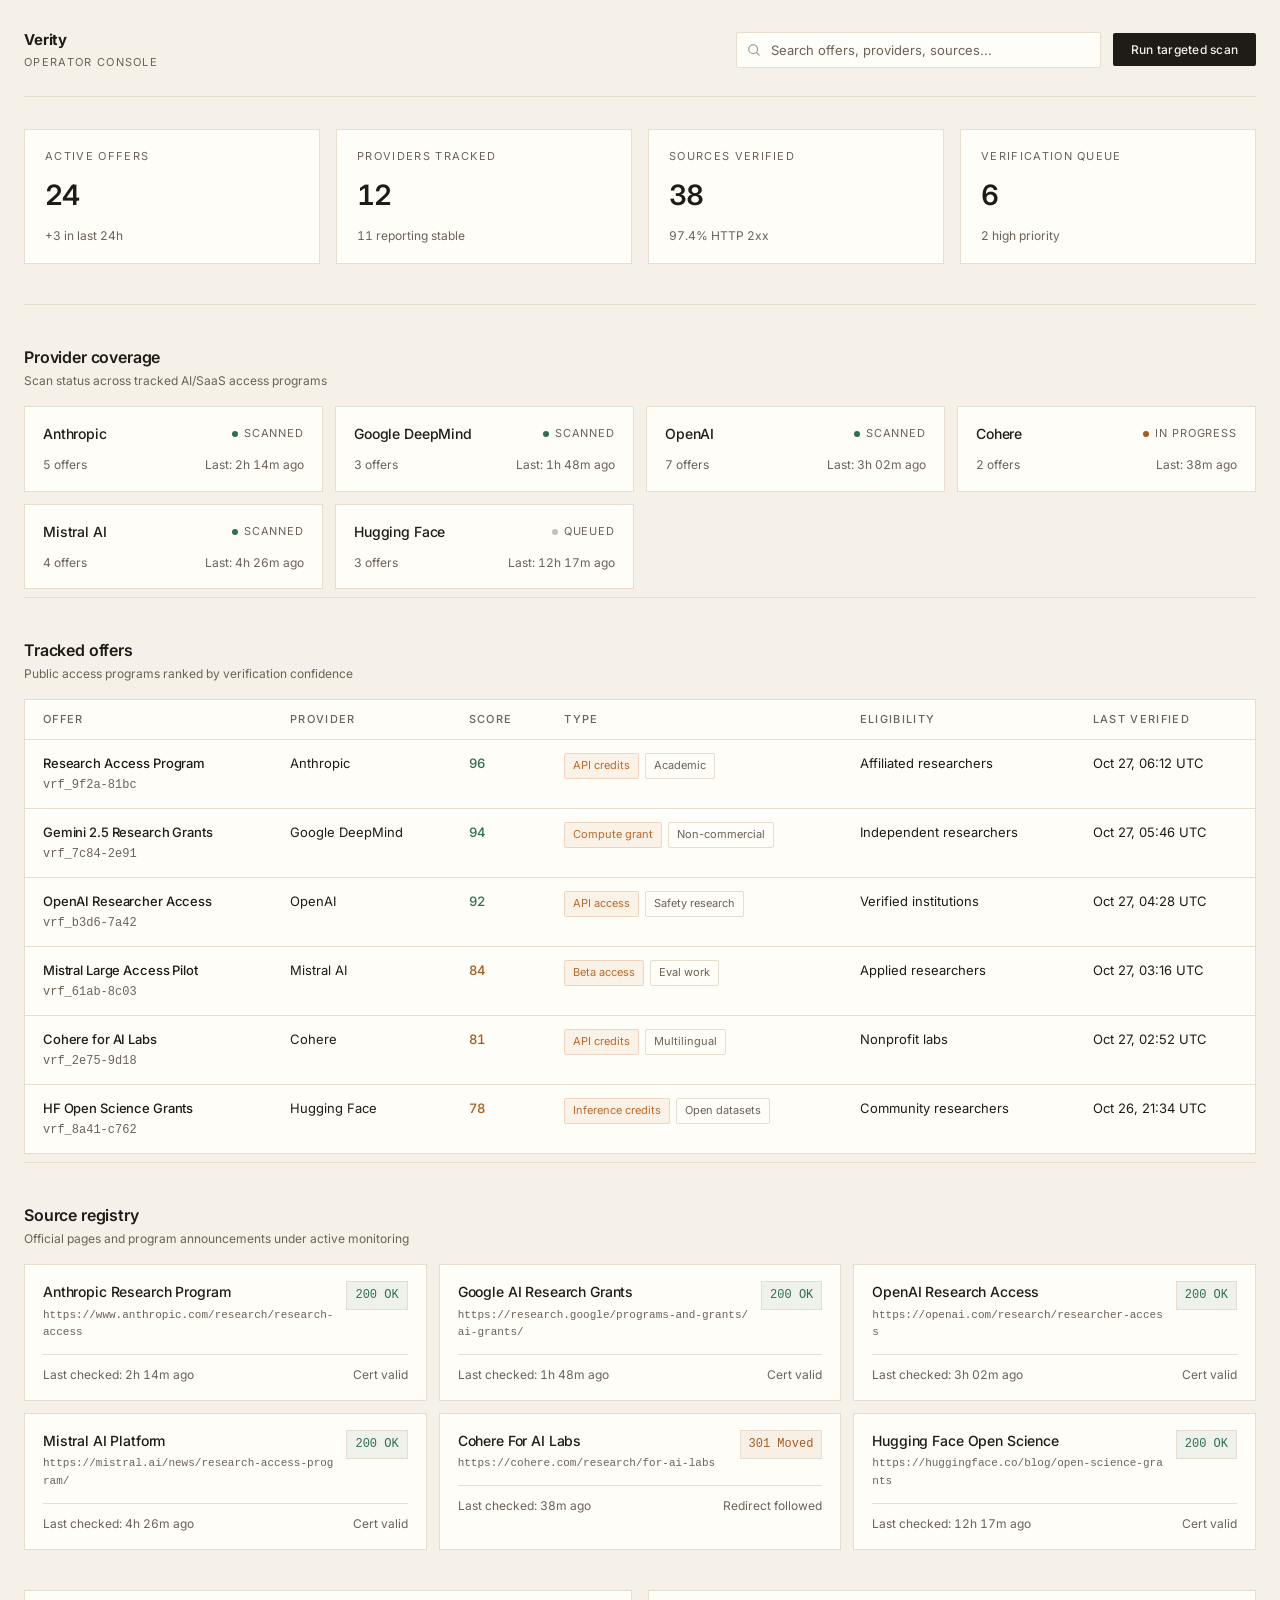
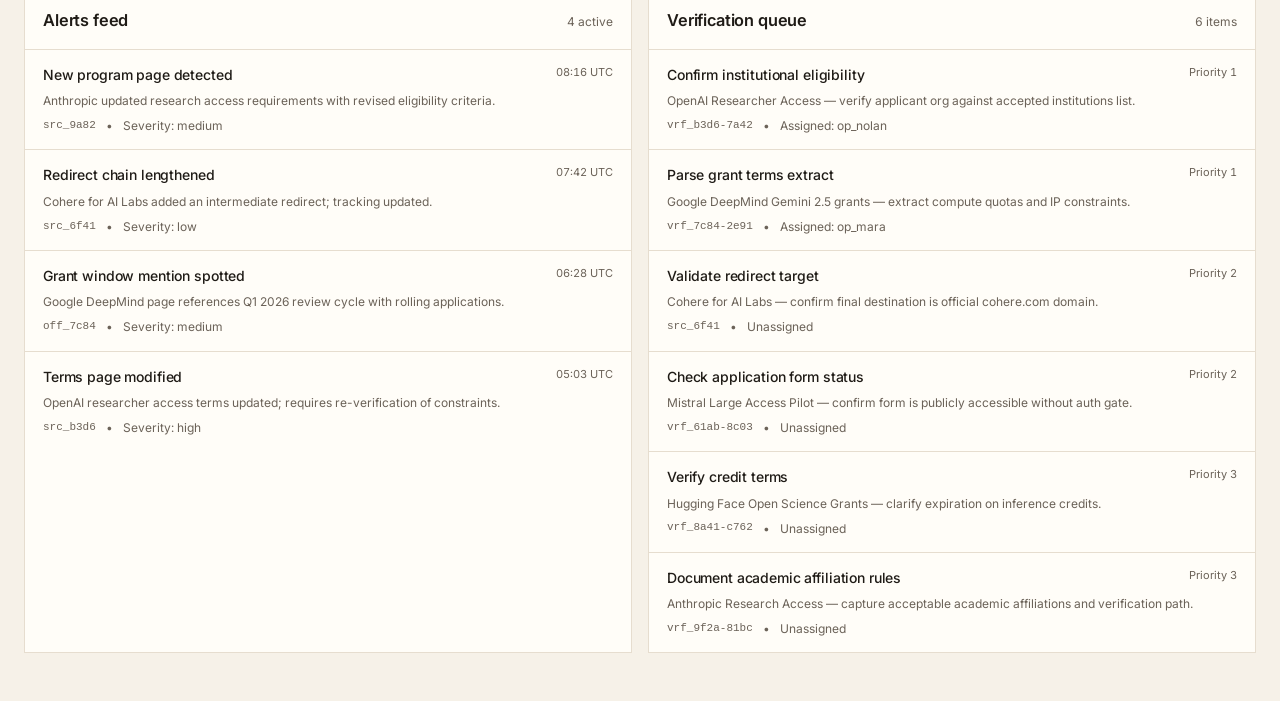
<file: docs/design-mockup/index.html>
﻿<!DOCTYPE html>
<html lang="en">
<head>
    <meta charset="UTF-8">
    <meta name="viewport" content="width=device-width, initial-scale=1.0">
    <title>Verity Operator Console</title>
    <link rel="preconnect" href="https://fonts.googleapis.com">
    <link rel="preconnect" href="https://fonts.gstatic.com" crossorigin>
    <link href="https://fonts.googleapis.com/css2?family=Inter:wght@400;500;600;700&display=swap" rel="stylesheet">
    <style>
        :root {
            --bg: #f6f1e8;
            --surface: #fffdf8;
            --text: #1f1b16;
            --muted: #6b6258;
            --accent: #b86b2c;
            --border: #e6ddcf;
            --success: #2f6f4f;
            --warning: #a65b1f;
        }
        * { margin: 0; padding: 0; box-sizing: border-box; }
        body {
            font-family: 'Inter', -apple-system, BlinkMacSystemFont, 'Segoe UI', sans-serif;
            background: var(--bg);
            color: var(--text);
            line-height: 1.6;
            font-size: 14px;
            -webkit-font-smoothing: antialiased;
            -moz-osx-font-smoothing: grayscale;
        }
        .console { max-width: 1400px; margin: 0 auto; padding: 0 24px; }
        .top-bar {
            display: flex; align-items: center; justify-content: space-between;
            padding: 28px 0 24px; border-bottom: 1px solid var(--border); gap: 24px; flex-wrap: wrap;
        }
        .brand { display: flex; flex-direction: column; gap: 2px; }
        .brand-mark { font-size: 15px; font-weight: 700; letter-spacing: -0.01em; color: var(--text); }
        .brand-sub { font-size: 11px; text-transform: uppercase; letter-spacing: 0.12em; color: var(--muted); }
        .top-actions { display: flex; align-items: center; gap: 12px; flex: 1; max-width: 520px; min-width: 280px; }
        .search { flex: 1; position: relative; }
        .search-input {
            width: 100%; background: var(--surface); border: 1px solid var(--border);
            padding: 9px 12px 9px 34px; font-family: 'Inter', sans-serif; font-size: 13px;
            color: var(--text); border-radius: 2px; transition: border-color 0.15s ease;
        }
        .search-input:focus { outline: none; border-color: var(--accent); }
        .search-input::placeholder { color: var(--muted); }
        .search-icon { position: absolute; left: 11px; top: 50%; transform: translateY(-50%); width: 14px; height: 14px; opacity: 0.5; }
        .scan-btn {
            background: var(--text); color: var(--bg); border: none; padding: 9px 18px;
            font-family: 'Inter', sans-serif; font-size: 12px; font-weight: 500; letter-spacing: 0.02em;
            cursor: pointer; border-radius: 2px; transition: opacity 0.15s ease; white-space: nowrap;
        }
        .scan-btn:hover { opacity: 0.9; }
        .metrics { display: grid; grid-template-columns: repeat(auto-fit, minmax(200px, 1fr)); gap: 16px; padding: 32px 0; }
        .metric-card { background: var(--surface); border: 1px solid var(--border); padding: 18px 20px; display: flex; flex-direction: column; gap: 8px; }
        .metric-label { font-size: 11px; text-transform: uppercase; letter-spacing: 0.12em; color: var(--muted); }
        .metric-value { font-size: 28px; font-weight: 600; letter-spacing: -0.02em; font-variant-numeric: tabular-nums; }
        .metric-meta { font-size: 12px; color: var(--muted); font-variant-numeric: tabular-nums; }
        .section-header { display: flex; align-items: baseline; justify-content: space-between; padding: 40px 0 16px; border-top: 1px solid var(--border); margin-top: 8px; gap: 16px; flex-wrap: wrap; }
        .section-title { font-size: 16px; font-weight: 600; letter-spacing: -0.01em; }
        .section-sub { font-size: 12px; color: var(--muted); }
        .provider-grid { display: grid; grid-template-columns: repeat(auto-fit, minmax(260px, 1fr)); gap: 12px; }
        .provider-card { background: var(--surface); border: 1px solid var(--border); padding: 16px 18px; display: flex; flex-direction: column; gap: 10px; }
        .provider-header { display: flex; align-items: center; justify-content: space-between; }
        .provider-name { font-weight: 500; letter-spacing: -0.01em; }
        .status-pill { display: inline-flex; align-items: center; gap: 6px; font-size: 11px; text-transform: uppercase; letter-spacing: 0.08em; color: var(--muted); }
        .status-dot { width: 6px; height: 6px; border-radius: 50%; background: var(--success); }
        .status-dot.pending { background: var(--warning); }
        .status-dot.idle { background: var(--muted); opacity: 0.4; }
        .provider-meta { display: flex; justify-content: space-between; font-size: 12px; color: var(--muted); font-variant-numeric: tabular-nums; }
        .offers-table { background: var(--surface); border: 1px solid var(--border); overflow-x: auto; }
        .offers-table table { width: 100%; border-collapse: collapse; font-size: 13px; }
        .offers-table thead { border-bottom: 1px solid var(--border); }
        .offers-table th { text-align: left; padding: 11px 18px; font-size: 11px; text-transform: uppercase; letter-spacing: 0.12em; color: var(--muted); font-weight: 500; white-space: nowrap; }
        .offers-table td { padding: 13px 18px; border-bottom: 1px solid var(--border); vertical-align: top; }
        .offers-table tbody tr:last-child td { border-bottom: none; }
        .offer-title { font-weight: 500; letter-spacing: -0.01em; }
        .offer-id { font-family: 'SF Mono', 'Consolas', monospace; font-size: 12px; color: var(--muted); margin-top: 2px; }
        .provider-cell { color: var(--text); }
        .score { font-variant-numeric: tabular-nums; font-weight: 500; }
        .score.high { color: var(--success); }
        .score.mid { color: var(--warning); }
        .tags { display: flex; flex-wrap: wrap; gap: 6px; }
        .tag { font-size: 11px; padding: 3px 8px; background: rgba(184, 107, 44, 0.08); color: var(--accent); border: 1px solid rgba(184, 107, 44, 0.2); border-radius: 2px; }
        .tag.neutral { background: transparent; color: var(--muted); border-color: var(--border); }
        .source-grid { display: grid; grid-template-columns: repeat(auto-fit, minmax(300px, 1fr)); gap: 12px; }
        .source-card { background: var(--surface); border: 1px solid var(--border); padding: 16px 18px; display: flex; flex-direction: column; gap: 12px; }
        .source-header { display: flex; align-items: start; justify-content: space-between; gap: 12px; }
        .source-name { font-weight: 500; letter-spacing: -0.01em; }
        .source-url { font-family: 'SF Mono', 'Consolas', monospace; font-size: 11px; color: var(--muted); margin-top: 3px; word-break: break-all; }
        .http-status { font-family: 'SF Mono', 'Consolas', monospace; font-size: 12px; padding: 4px 8px; border: 1px solid var(--border); background: rgba(47, 111, 79, 0.08); color: var(--success); white-space: nowrap; }
        .http-status.warn { background: rgba(166, 91, 31, 0.08); color: var(--warning); }
        .source-meta { display: flex; justify-content: space-between; font-size: 12px; color: var(--muted); font-variant-numeric: tabular-nums; padding-top: 10px; border-top: 1px solid var(--border); }
        .bottom-grid { display: grid; grid-template-columns: repeat(auto-fit, minmax(320px, 1fr)); gap: 16px; padding: 40px 0 48px; }
        .panel { background: var(--surface); border: 1px solid var(--border); display: flex; flex-direction: column; }
        .panel-header { padding: 16px 18px; border-bottom: 1px solid var(--border); display: flex; align-items: baseline; justify-content: space-between; }
        .panel-title { font-weight: 600; letter-spacing: -0.01em; }
        .panel-count { font-size: 12px; color: var(--muted); font-variant-numeric: tabular-nums; }
        .panel-body { display: flex; flex-direction: column; }
        .list-item { padding: 14px 18px; border-bottom: 1px solid var(--border); display: flex; flex-direction: column; gap: 6px; }
        .list-item:last-child { border-bottom: none; }
        .item-header { display: flex; align-items: start; justify-content: space-between; gap: 12px; }
        .item-title { font-weight: 500; letter-spacing: -0.01em; }
        .item-time { font-size: 11px; color: var(--muted); font-variant-numeric: tabular-nums; white-space: nowrap; }
        .item-desc { font-size: 12px; color: var(--muted); line-height: 1.5; }
        .item-meta { display: flex; align-items: center; gap: 10px; font-size: 12px; color: var(--muted); font-variant-numeric: tabular-nums; }
        .mono { font-family: 'SF Mono', 'Consolas', monospace; font-size: 11px; }
        @media (max-width: 768px) {
            .console { padding: 0 16px; }
            .top-bar { flex-direction: column; align-items: flex-start; }
            .top-actions { width: 100%; max-width: none; min-width: 0; }
            .offers-table { margin: 0 -16px; border-left: none; border-right: none; }
            .offers-table table { min-width: 680px; }
        }
    </style>
</head>
<body>
    <div class="console">
        <header class="top-bar">
            <div class="brand">
                <div class="brand-mark">Verity</div>
                <div class="brand-sub">Operator Console</div>
            </div>
            <div class="top-actions">
                <div class="search">
                    <svg class="search-icon" viewBox="0 0 16 16" fill="none" xmlns="http://www.w3.org/2000/svg">
                        <circle cx="7" cy="7" r="5" stroke="currentColor" stroke-width="1.2"/>
                        <path d="M11 11L14 14" stroke="currentColor" stroke-width="1.2" stroke-linecap="round"/>
                    </svg>
                    <input type="text" class="search-input" placeholder="Search offers, providers, sources...">
                </div>
                <button class="scan-btn">Run targeted scan</button>
            </div>
        </header>
        <section class="metrics">
            <article class="metric-card">
                <div class="metric-label">Active offers</div>
                <div class="metric-value">24</div>
                <div class="metric-meta">+3 in last 24h</div>
            </article>
            <article class="metric-card">
                <div class="metric-label">Providers tracked</div>
                <div class="metric-value">12</div>
                <div class="metric-meta">11 reporting stable</div>
            </article>
            <article class="metric-card">
                <div class="metric-label">Sources verified</div>
                <div class="metric-value">38</div>
                <div class="metric-meta">97.4% HTTP 2xx</div>
            </article>
            <article class="metric-card">
                <div class="metric-label">Verification queue</div>
                <div class="metric-value">6</div>
                <div class="metric-meta">2 high priority</div>
            </article>
        </section>
        <section>
            <header class="section-header">
                <div>
                    <h2 class="section-title">Provider coverage</h2>
                    <p class="section-sub">Scan status across tracked AI/SaaS access programs</p>
                </div>
            </header>
            <div class="provider-grid">
                <article class="provider-card">
                    <div class="provider-header">
                        <div class="provider-name">Anthropic</div>
                        <div class="status-pill"><span class="status-dot"></span>Scanned</div>
                    </div>
                    <div class="provider-meta"><span>5 offers</span><span>Last: 2h 14m ago</span></div>
                </article>
                <article class="provider-card">
                    <div class="provider-header">
                        <div class="provider-name">Google DeepMind</div>
                        <div class="status-pill"><span class="status-dot"></span>Scanned</div>
                    </div>
                    <div class="provider-meta"><span>3 offers</span><span>Last: 1h 48m ago</span></div>
                </article>
                <article class="provider-card">
                    <div class="provider-header">
                        <div class="provider-name">OpenAI</div>
                        <div class="status-pill"><span class="status-dot"></span>Scanned</div>
                    </div>
                    <div class="provider-meta"><span>7 offers</span><span>Last: 3h 02m ago</span></div>
                </article>
                <article class="provider-card">
                    <div class="provider-header">
                        <div class="provider-name">Cohere</div>
                        <div class="status-pill"><span class="status-dot pending"></span>In progress</div>
                    </div>
                    <div class="provider-meta"><span>2 offers</span><span>Last: 38m ago</span></div>
                </article>
                <article class="provider-card">
                    <div class="provider-header">
                        <div class="provider-name">Mistral AI</div>
                        <div class="status-pill"><span class="status-dot"></span>Scanned</div>
                    </div>
                    <div class="provider-meta"><span>4 offers</span><span>Last: 4h 26m ago</span></div>
                </article>
                <article class="provider-card">
                    <div class="provider-header">
                        <div class="provider-name">Hugging Face</div>
                        <div class="status-pill"><span class="status-dot idle"></span>Queued</div>
                    </div>
                    <div class="provider-meta"><span>3 offers</span><span>Last: 12h 17m ago</span></div>
                </article>
            </div>
        </section>
        <section>
            <header class="section-header">
                <div>
                    <h2 class="section-title">Tracked offers</h2>
                    <p class="section-sub">Public access programs ranked by verification confidence</p>
                </div>
            </header>
            <div class="offers-table">
                <table>
                    <thead>
                        <tr><th>Offer</th><th>Provider</th><th>Score</th><th>Type</th><th>Eligibility</th><th>Last verified</th></tr>
                    </thead>
                    <tbody>
                        <tr>
                            <td><div class="offer-title">Research Access Program</div><div class="offer-id">vrf_9f2a-81bc</div></td>
                            <td class="provider-cell">Anthropic</td>
                            <td><span class="score high">96</span></td>
                            <td><div class="tags"><span class="tag">API credits</span><span class="tag neutral">Academic</span></div></td>
                            <td>Affiliated researchers</td>
                            <td>Oct 27, 06:12 UTC</td>
                        </tr>
                        <tr>
                            <td><div class="offer-title">Gemini 2.5 Research Grants</div><div class="offer-id">vrf_7c84-2e91</div></td>
                            <td class="provider-cell">Google DeepMind</td>
                            <td><span class="score high">94</span></td>
                            <td><div class="tags"><span class="tag">Compute grant</span><span class="tag neutral">Non-commercial</span></div></td>
                            <td>Independent researchers</td>
                            <td>Oct 27, 05:46 UTC</td>
                        </tr>
                        <tr>
                            <td><div class="offer-title">OpenAI Researcher Access</div><div class="offer-id">vrf_b3d6-7a42</div></td>
                            <td class="provider-cell">OpenAI</td>
                            <td><span class="score high">92</span></td>
                            <td><div class="tags"><span class="tag">API access</span><span class="tag neutral">Safety research</span></div></td>
                            <td>Verified institutions</td>
                            <td>Oct 27, 04:28 UTC</td>
                        </tr>
                        <tr>
                            <td><div class="offer-title">Mistral Large Access Pilot</div><div class="offer-id">vrf_61ab-8c03</div></td>
                            <td class="provider-cell">Mistral AI</td>
                            <td><span class="score mid">84</span></td>
                            <td><div class="tags"><span class="tag">Beta access</span><span class="tag neutral">Eval work</span></div></td>
                            <td>Applied researchers</td>
                            <td>Oct 27, 03:16 UTC</td>
                        </tr>
                        <tr>
                            <td><div class="offer-title">Cohere for AI Labs</div><div class="offer-id">vrf_2e75-9d18</div></td>
                            <td class="provider-cell">Cohere</td>
                            <td><span class="score mid">81</span></td>
                            <td><div class="tags"><span class="tag">API credits</span><span class="tag neutral">Multilingual</span></div></td>
                            <td>Nonprofit labs</td>
                            <td>Oct 27, 02:52 UTC</td>
                        </tr>
                        <tr>
                            <td><div class="offer-title">HF Open Science Grants</div><div class="offer-id">vrf_8a41-c762</div></td>
                            <td class="provider-cell">Hugging Face</td>
                            <td><span class="score mid">78</span></td>
                            <td><div class="tags"><span class="tag">Inference credits</span><span class="tag neutral">Open datasets</span></div></td>
                            <td>Community researchers</td>
                            <td>Oct 26, 21:34 UTC</td>
                        </tr>
                    </tbody>
                </table>
            </div>
        </section>
        <section>
            <header class="section-header">
                <div>
                    <h2 class="section-title">Source registry</h2>
                    <p class="section-sub">Official pages and program announcements under active monitoring</p>
                </div>
            </header>
            <div class="source-grid">
                <article class="source-card">
                    <div class="source-header">
                        <div><div class="source-name">Anthropic Research Program</div><div class="source-url">https://www.anthropic.com/research/research-access</div></div>
                        <div class="http-status">200 OK</div>
                    </div>
                    <div class="source-meta"><span>Last checked: 2h 14m ago</span><span>Cert valid</span></div>
                </article>
                <article class="source-card">
                    <div class="source-header">
                        <div><div class="source-name">Google AI Research Grants</div><div class="source-url">https://research.google/programs-and-grants/ai-grants/</div></div>
                        <div class="http-status">200 OK</div>
                    </div>
                    <div class="source-meta"><span>Last checked: 1h 48m ago</span><span>Cert valid</span></div>
                </article>
                <article class="source-card">
                    <div class="source-header">
                        <div><div class="source-name">OpenAI Research Access</div><div class="source-url">https://openai.com/research/researcher-access</div></div>
                        <div class="http-status">200 OK</div>
                    </div>
                    <div class="source-meta"><span>Last checked: 3h 02m ago</span><span>Cert valid</span></div>
                </article>
                <article class="source-card">
                    <div class="source-header">
                        <div><div class="source-name">Mistral AI Platform</div><div class="source-url">https://mistral.ai/news/research-access-program/</div></div>
                        <div class="http-status">200 OK</div>
                    </div>
                    <div class="source-meta"><span>Last checked: 4h 26m ago</span><span>Cert valid</span></div>
                </article>
                <article class="source-card">
                    <div class="source-header">
                        <div><div class="source-name">Cohere For AI Labs</div><div class="source-url">https://cohere.com/research/for-ai-labs</div></div>
                        <div class="http-status warn">301 Moved</div>
                    </div>
                    <div class="source-meta"><span>Last checked: 38m ago</span><span>Redirect followed</span></div>
                </article>
                <article class="source-card">
                    <div class="source-header">
                        <div><div class="source-name">Hugging Face Open Science</div><div class="source-url">https://huggingface.co/blog/open-science-grants</div></div>
                        <div class="http-status">200 OK</div>
                    </div>
                    <div class="source-meta"><span>Last checked: 12h 17m ago</span><span>Cert valid</span></div>
                </article>
            </div>
        </section>
        <section class="bottom-grid">
            <div class="panel">
                <header class="panel-header"><h3 class="panel-title">Alerts feed</h3><span class="panel-count">4 active</span></header>
                <div class="panel-body">
                    <article class="list-item">
                        <div class="item-header"><div class="item-title">New program page detected</div><div class="item-time">08:16 UTC</div></div>
                        <div class="item-desc">Anthropic updated research access requirements with revised eligibility criteria.</div>
                        <div class="item-meta"><span class="mono">src_9a82</span><span>•</span><span>Severity: medium</span></div>
                    </article>
                    <article class="list-item">
                        <div class="item-header"><div class="item-title">Redirect chain lengthened</div><div class="item-time">07:42 UTC</div></div>
                        <div class="item-desc">Cohere for AI Labs added an intermediate redirect; tracking updated.</div>
                        <div class="item-meta"><span class="mono">src_6f41</span><span>•</span><span>Severity: low</span></div>
                    </article>
                    <article class="list-item">
                        <div class="item-header"><div class="item-title">Grant window mention spotted</div><div class="item-time">06:28 UTC</div></div>
                        <div class="item-desc">Google DeepMind page references Q1 2026 review cycle with rolling applications.</div>
                        <div class="item-meta"><span class="mono">off_7c84</span><span>•</span><span>Severity: medium</span></div>
                    </article>
                    <article class="list-item">
                        <div class="item-header"><div class="item-title">Terms page modified</div><div class="item-time">05:03 UTC</div></div>
                        <div class="item-desc">OpenAI researcher access terms updated; requires re-verification of constraints.</div>
                        <div class="item-meta"><span class="mono">src_b3d6</span><span>•</span><span>Severity: high</span></div>
                    </article>
                </div>
            </div>
            <div class="panel">
                <header class="panel-header"><h3 class="panel-title">Verification queue</h3><span class="panel-count">6 items</span></header>
                <div class="panel-body">
                    <article class="list-item">
                        <div class="item-header"><div class="item-title">Confirm institutional eligibility</div><div class="item-time">Priority 1</div></div>
                        <div class="item-desc">OpenAI Researcher Access — verify applicant org against accepted institutions list.</div>
                        <div class="item-meta"><span class="mono">vrf_b3d6-7a42</span><span>•</span><span>Assigned: op_nolan</span></div>
                    </article>
                    <article class="list-item">
                        <div class="item-header"><div class="item-title">Parse grant terms extract</div><div class="item-time">Priority 1</div></div>
                        <div class="item-desc">Google DeepMind Gemini 2.5 grants — extract compute quotas and IP constraints.</div>
                        <div class="item-meta"><span class="mono">vrf_7c84-2e91</span><span>•</span><span>Assigned: op_mara</span></div>
                    </article>
                    <article class="list-item">
                        <div class="item-header"><div class="item-title">Validate redirect target</div><div class="item-time">Priority 2</div></div>
                        <div class="item-desc">Cohere for AI Labs — confirm final destination is official cohere.com domain.</div>
                        <div class="item-meta"><span class="mono">src_6f41</span><span>•</span><span>Unassigned</span></div>
                    </article>
                    <article class="list-item">
                        <div class="item-header"><div class="item-title">Check application form status</div><div class="item-time">Priority 2</div></div>
                        <div class="item-desc">Mistral Large Access Pilot — confirm form is publicly accessible without auth gate.</div>
                        <div class="item-meta"><span class="mono">vrf_61ab-8c03</span><span>•</span><span>Unassigned</span></div>
                    </article>
                    <article class="list-item">
                        <div class="item-header"><div class="item-title">Verify credit terms</div><div class="item-time">Priority 3</div></div>
                        <div class="item-desc">Hugging Face Open Science Grants — clarify expiration on inference credits.</div>
                        <div class="item-meta"><span class="mono">vrf_8a41-c762</span><span>•</span><span>Unassigned</span></div>
                    </article>
                    <article class="list-item">
                        <div class="item-header"><div class="item-title">Document academic affiliation rules</div><div class="item-time">Priority 3</div></div>
                        <div class="item-desc">Anthropic Research Access — capture acceptable academic affiliations and verification path.</div>
                        <div class="item-meta"><span class="mono">vrf_9f2a-81bc</span><span>•</span><span>Unassigned</span></div>
                    </article>
                </div>
            </div>
        </section>
    </div>
</body>
</html>
</file>
